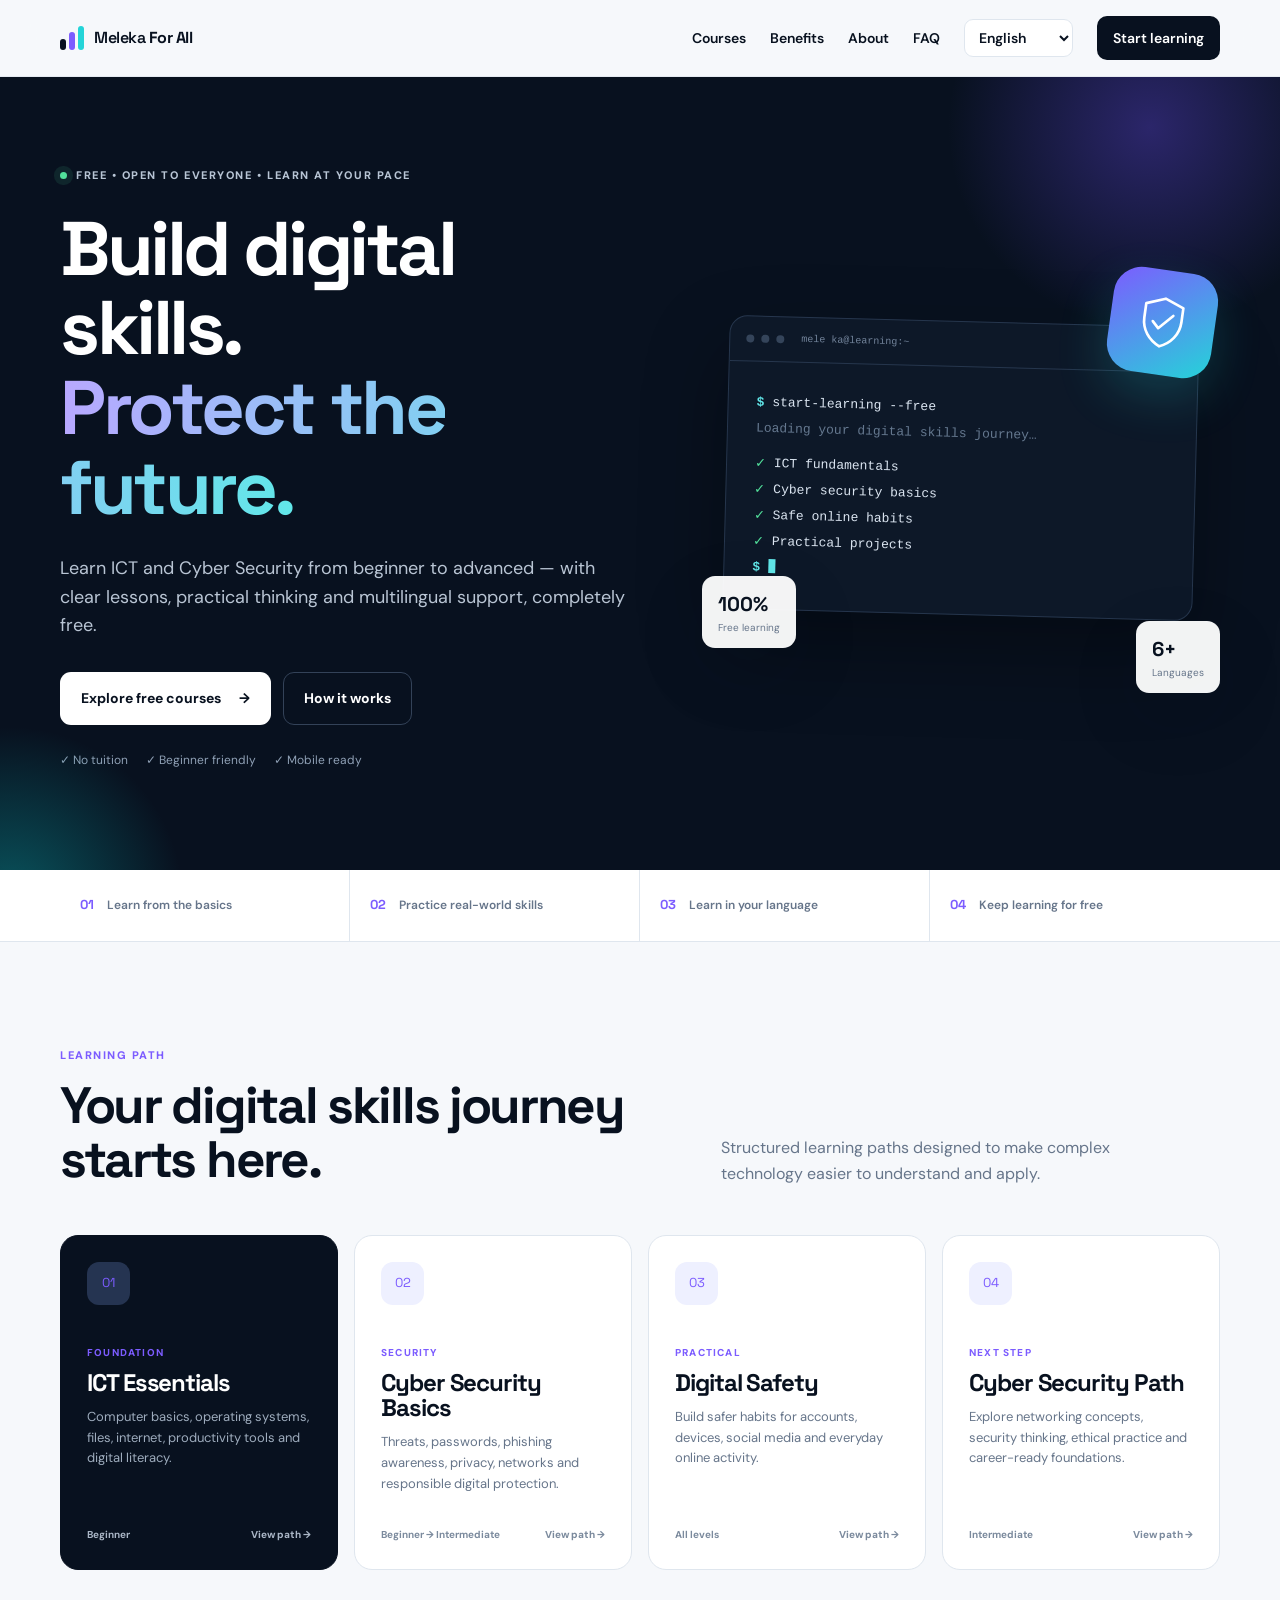
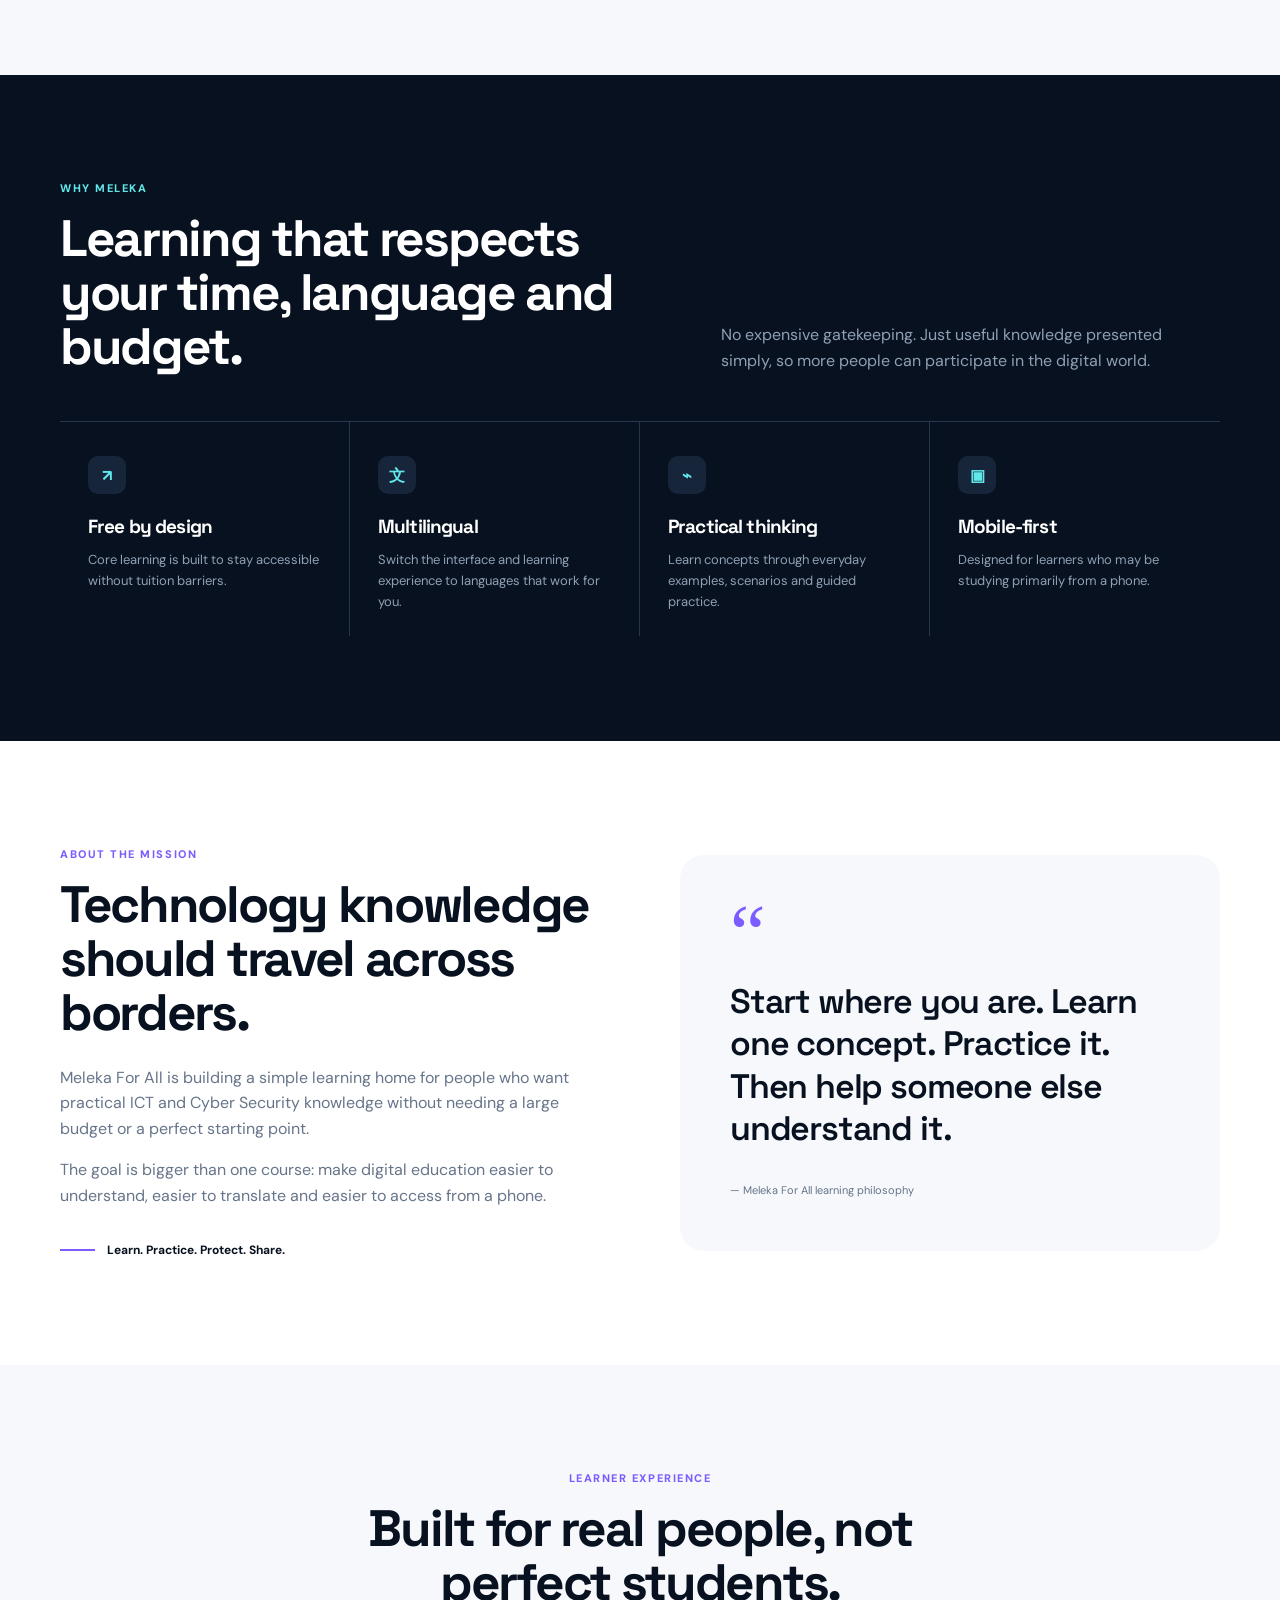
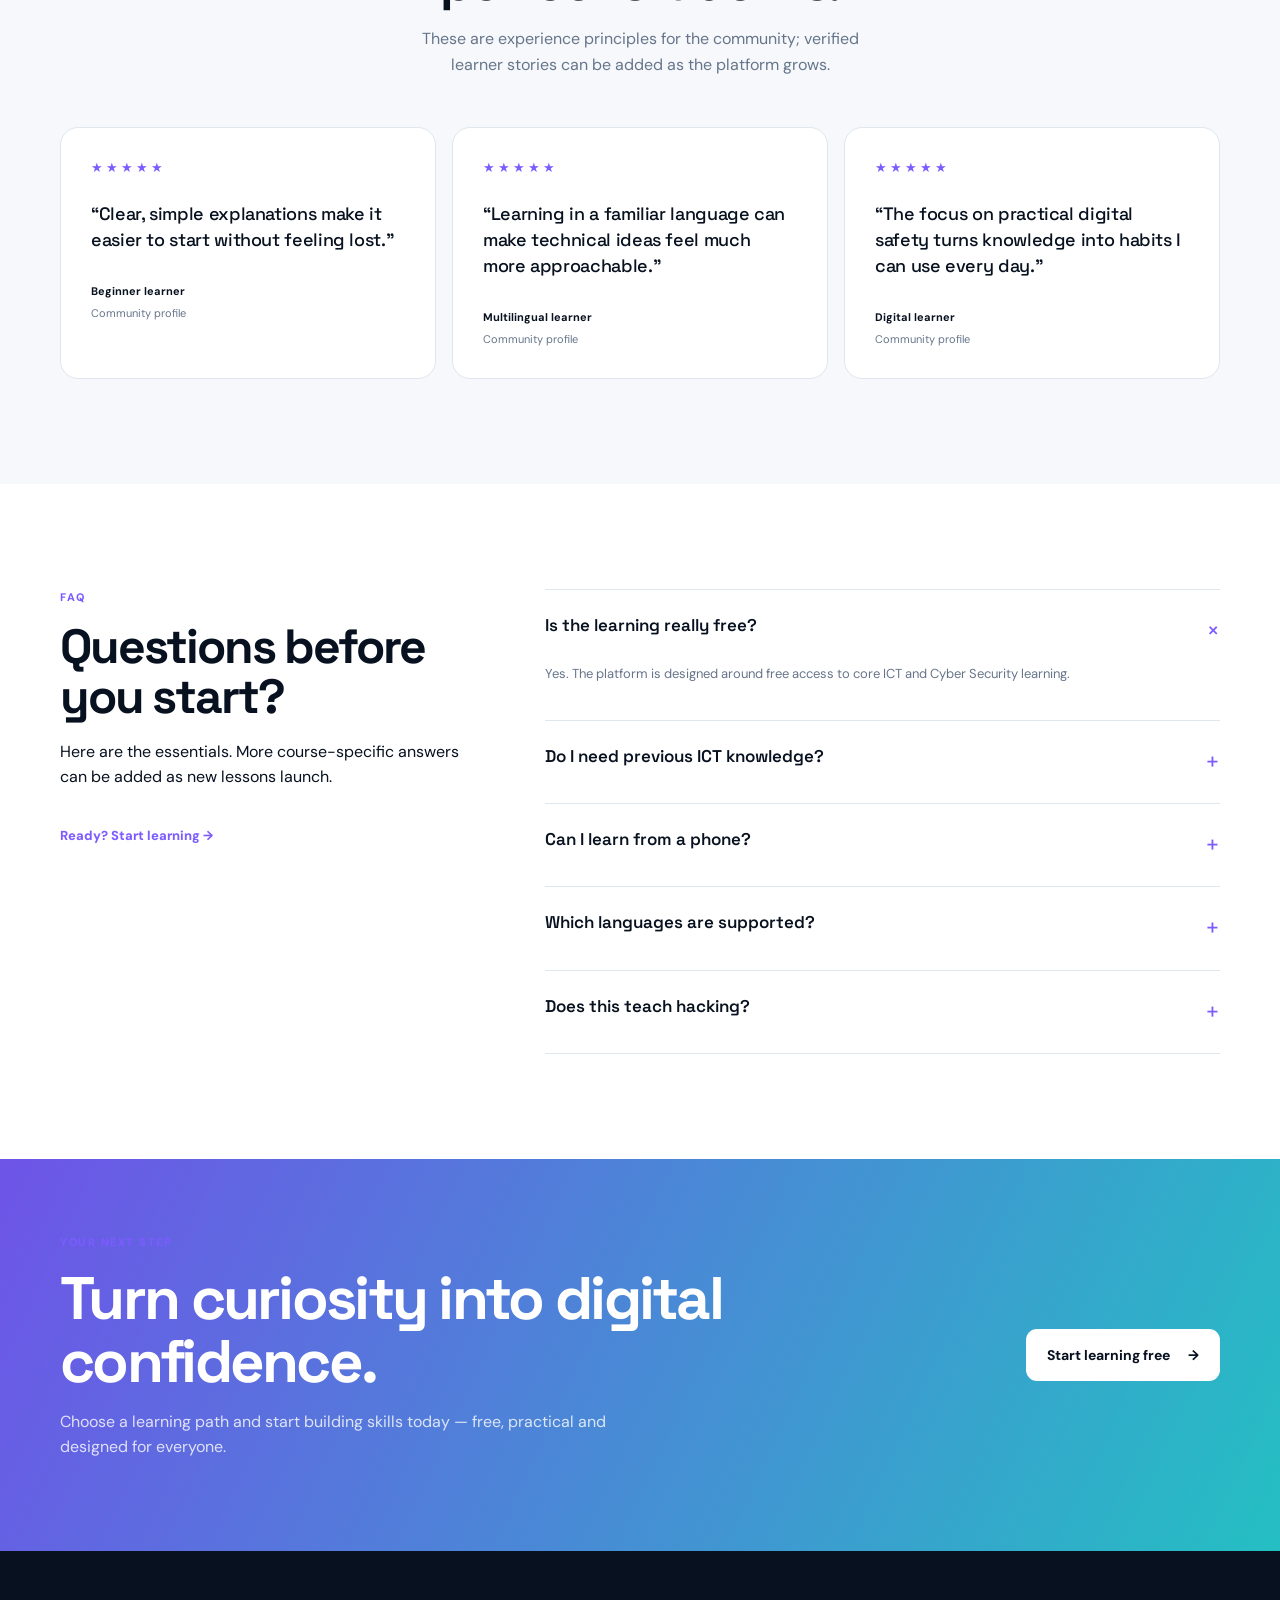
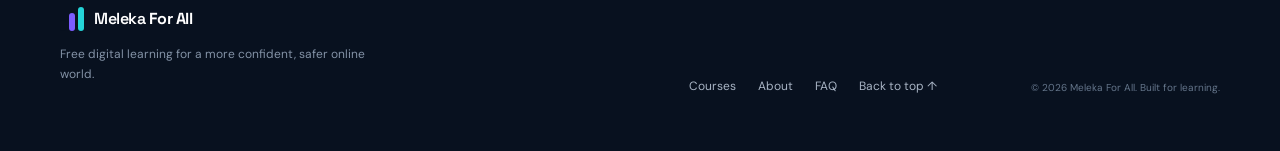
<file: index.html>
<!doctype html>
<html lang="en">
<head>
  <meta charset="utf-8">
  <meta name="viewport" content="width=device-width, initial-scale=1">
  <meta name="description" content="Meleka For All — free ICT and Cyber Security courses, multilingual learning, digital safety and creative tools.">
  <meta name="theme-color" content="#08111f">
  <meta name="mobile-web-app-capable" content="yes">
  <meta name="apple-mobile-web-app-capable" content="yes">
  <meta name="apple-mobile-web-app-status-bar-style" content="black-translucent">
  <link rel="manifest" href="./manifest.webmanifest">
  <title>Meleka For All | Free Digital Learning</title>
  <link rel="preconnect" href="https://fonts.googleapis.com">
  <link rel="preconnect" href="https://fonts.gstatic.com" crossorigin>
  <link href="https://fonts.googleapis.com/css2?family=DM+Sans:wght@400;500;600;700&family=Space+Grotesk:wght@500;600;700&display=swap" rel="stylesheet">
  <link rel="stylesheet" href="styles.css">
</head>
<body>
  <header class="site-header" id="top">
    <div class="container nav-wrap">
      <a class="brand" href="#top" aria-label="Meleka For All home">
        <span class="brand-mark" aria-hidden="true"><span></span><span></span><span></span></span>
        <span>Meleka <b>For All</b></span>
      </a>
      <button class="menu-toggle" aria-label="Open menu" aria-expanded="false">☰</button>
      <nav class="nav" aria-label="Main navigation">
        <a href="#courses" data-i18n="navCourses">Courses</a>
        <a href="#benefits" data-i18n="navBenefits">Benefits</a>
        <a href="#about" data-i18n="navAbout">About</a>
        <a href="#faq" data-i18n="navFaq">FAQ</a>
        <select id="language" aria-label="Choose language">
          <option value="en">English</option><option value="ny">Chichewa</option><option value="sw">Swahili</option>
          <option value="fr">Français</option><option value="pt">Português</option><option value="es">Español</option>
        </select>
        <a class="nav-cta" href="#courses" data-i18n="startLearning">Start learning</a>
      </nav>
    </div>
  </header>

  <main>
    <section class="hero">
      <div class="hero-glow glow-one"></div><div class="hero-glow glow-two"></div>
      <div class="container hero-grid">
        <div class="hero-copy">
          <div class="eyebrow"><span class="pulse"></span><span data-i18n="eyebrow">FREE • OPEN TO EVERYONE • LEARN AT YOUR PACE</span></div>
          <h1 data-i18n="heroTitle">Build digital skills.<br><em>Protect the future.</em></h1>
          <p class="hero-text" data-i18n="heroText">Learn ICT and Cyber Security from beginner to advanced — with clear lessons, practical thinking and multilingual support, completely free.</p>
          <div class="hero-actions">
            <a class="btn btn-primary" href="#courses" data-i18n="exploreCourses">Explore free courses <span>→</span></a>
            <a class="btn btn-ghost" href="#about" data-i18n="howItWorks">How it works</a>
          </div>
          <div class="trust-row"><span>✓ No tuition</span><span>✓ Beginner friendly</span><span>✓ Mobile ready</span></div>
        </div>
        <div class="hero-visual" aria-label="Cyber security learning illustration">
          <div class="terminal-card">
            <div class="terminal-top"><span></span><span></span><span></span><small>mele ka@learning:~</small></div>
            <div class="terminal-body"><p><b>$</b> start-learning --free</p><p class="muted">Loading your digital skills journey…</p><p><span class="green">✓</span> ICT fundamentals</p><p><span class="green">✓</span> Cyber security basics</p><p><span class="green">✓</span> Safe online habits</p><p><span class="green">✓</span> Practical projects</p><p class="cursor"><b>$</b> <span></span></p></div>
          </div>
          <div class="shield"><svg viewBox="0 0 64 64" aria-hidden="true"><path d="M32 5 53 13v16c0 14-8.9 24.8-21 30C19.9 53.8 11 43 11 29V13L32 5Z"/><path d="m21 32 7 7 15-16"/></svg></div>
          <div class="float-card card-a"><strong>100%</strong><span>Free learning</span></div>
          <div class="float-card card-b"><strong>6+</strong><span>Languages</span></div>
        </div>
      </div>
    </section>

    <section class="stats" aria-label="Platform highlights"><div class="container stats-grid"><div><strong>01</strong><span>Learn from the basics</span></div><div><strong>02</strong><span>Practice real-world skills</span></div><div><strong>03</strong><span>Learn in your language</span></div><div><strong>04</strong><span>Keep learning for free</span></div></div></section>

    <section class="section" id="courses">
      <div class="container">
        <div class="section-head"><div><span class="kicker">LEARNING PATH</span><h2 data-i18n="coursesTitle">Your digital skills journey starts here.</h2></div><p data-i18n="coursesIntro">Structured learning paths designed to make complex technology easier to understand and apply.</p></div>
        <div class="course-grid">
          <article class="course-card featured"><div class="course-icon">01</div><span class="level">FOUNDATION</span><h3>ICT Essentials</h3><p>Computer basics, operating systems, files, internet, productivity tools and digital literacy.</p><div class="course-bottom"><span>Beginner</span><button class="link-btn" onclick="showCourse('ICT Essentials')">View path →</button></div></article>
          <article class="course-card"><div class="course-icon">02</div><span class="level">SECURITY</span><h3>Cyber Security Basics</h3><p>Threats, passwords, phishing awareness, privacy, networks and responsible digital protection.</p><div class="course-bottom"><span>Beginner → Intermediate</span><button class="link-btn" onclick="showCourse('Cyber Security Basics')">View path →</button></div></article>
          <article class="course-card"><div class="course-icon">03</div><span class="level">PRACTICAL</span><h3>Digital Safety</h3><p>Build safer habits for accounts, devices, social media and everyday online activity.</p><div class="course-bottom"><span>All levels</span><button class="link-btn" onclick="showCourse('Digital Safety')">View path →</button></div></article>
          <article class="course-card"><div class="course-icon">04</div><span class="level">NEXT STEP</span><h3>Cyber Security Path</h3><p>Explore networking concepts, security thinking, ethical practice and career-ready foundations.</p><div class="course-bottom"><span>Intermediate</span><button class="link-btn" onclick="showCourse('Cyber Security Path')">View path →</button></div></article>
        </div>
      </div>
    </section>

    <section class="section dark-section" id="benefits">
      <div class="container"><div class="section-head light"><div><span class="kicker">WHY MELEKA</span><h2 data-i18n="benefitsTitle">Learning that respects your time, language and budget.</h2></div><p data-i18n="benefitsIntro">No expensive gatekeeping. Just useful knowledge presented simply, so more people can participate in the digital world.</p></div>
        <div class="benefit-grid">
          <div class="benefit"><span>↗</span><h3>Free by design</h3><p>Core learning is built to stay accessible without tuition barriers.</p></div>
          <div class="benefit"><span>文</span><h3>Multilingual</h3><p>Switch the interface and learning experience to languages that work for you.</p></div>
          <div class="benefit"><span>⌁</span><h3>Practical thinking</h3><p>Learn concepts through everyday examples, scenarios and guided practice.</p></div>
          <div class="benefit"><span>▣</span><h3>Mobile-first</h3><p>Designed for learners who may be studying primarily from a phone.</p></div>
        </div>
      </div>
    </section>

    <section class="section about" id="about"><div class="container about-grid"><div class="about-panel"><span class="kicker">ABOUT THE MISSION</span><h2>Technology knowledge should travel across borders.</h2><p>Meleka For All is building a simple learning home for people who want practical ICT and Cyber Security knowledge without needing a large budget or a perfect starting point.</p><p>The goal is bigger than one course: make digital education easier to understand, easier to translate and easier to access from a phone.</p><div class="mission-line"><span></span><b>Learn. Practice. Protect. Share.</b></div></div><div class="quote-panel"><div class="quote-mark">“</div><blockquote>Start where you are. Learn one concept. Practice it. Then help someone else understand it.</blockquote><span>— Meleka For All learning philosophy</span></div></div></section>

    <section class="section testimonials" id="testimonials"><div class="container"><div class="center-head"><span class="kicker">LEARNER EXPERIENCE</span><h2>Built for real people, not perfect students.</h2><p>These are experience principles for the community; verified learner stories can be added as the platform grows.</p></div><div class="testimonial-grid"><article><div class="stars">★★★★★</div><p>“Clear, simple explanations make it easier to start without feeling lost.”</p><strong>Beginner learner</strong><span>Community profile</span></article><article><div class="stars">★★★★★</div><p>“Learning in a familiar language can make technical ideas feel much more approachable.”</p><strong>Multilingual learner</strong><span>Community profile</span></article><article><div class="stars">★★★★★</div><p>“The focus on practical digital safety turns knowledge into habits I can use every day.”</p><strong>Digital learner</strong><span>Community profile</span></article></div></div></section>

    <section class="section faq" id="faq"><div class="container faq-grid"><div><span class="kicker">FAQ</span><h2>Questions before you start?</h2><p>Here are the essentials. More course-specific answers can be added as new lessons launch.</p><a class="text-link" href="#cta">Ready? Start learning →</a></div><div class="faq-list">
      <details open><summary>Is the learning really free?<span>+</span></summary><p>Yes. The platform is designed around free access to core ICT and Cyber Security learning.</p></details>
      <details><summary>Do I need previous ICT knowledge?<span>+</span></summary><p>No. The foundation path starts with beginner concepts and gradually introduces more technical ideas.</p></details>
      <details><summary>Can I learn from a phone?<span>+</span></summary><p>Yes. The website is mobile-first, with lightweight layouts designed for smaller screens and slower connections.</p></details>
      <details><summary>Which languages are supported?<span>+</span></summary><p>The interface currently demonstrates English, Chichewa, Swahili, French, Portuguese and Spanish. Course translation can expand over time.</p></details>
      <details><summary>Does this teach hacking?<span>+</span></summary><p>The focus is defensive and educational: understanding threats, protecting systems and practicing cybersecurity responsibly and legally.</p></details>
    </div></div></section>

    <section class="cta" id="cta"><div class="container cta-inner"><div><span class="kicker">YOUR NEXT STEP</span><h2 data-i18n="ctaTitle">Turn curiosity into digital confidence.</h2><p data-i18n="ctaText">Choose a learning path and start building skills today — free, practical and designed for everyone.</p></div><a class="btn btn-light" href="#courses" data-i18n="ctaButton">Start learning free <span>→</span></a></div></section>
  </main>

  <footer><div class="container footer-grid"><div><a class="brand footer-brand" href="#top"><span class="brand-mark"><span></span><span></span><span></span></span><span>Meleka <b>For All</b></span></a><p>Free digital learning for a more confident, safer online world.</p></div><div class="footer-links"><a href="#courses">Courses</a><a href="#about">About</a><a href="#faq">FAQ</a><a href="#top">Back to top ↑</a></div><div class="copyright">© 2026 Meleka For All. Built for learning.</div></div></footer>

  <div class="modal" id="courseModal" aria-hidden="true"><div class="modal-card" role="dialog" aria-modal="true" aria-labelledby="modalTitle"><button class="modal-close" onclick="closeCourse()" aria-label="Close">×</button><span class="kicker">LEARNING PATH</span><h2 id="modalTitle"></h2><p id="modalText"></p><a class="btn btn-primary" href="#cta" onclick="closeCourse()">Start this path →</a></div></div>
  <script src="script.js"></script>
  <script>if('serviceWorker' in navigator){window.addEventListener('load',()=>navigator.serviceWorker.register('./sw.js').catch(()=>{}));}</script>
</body>
</html>
</file>
<file: styles.css>
:root {
  --ink: #08111f;
  --ink2: #0e1b2d;
  --paper: #f6f8fb;
  --white: #fff;
  --line: #dfe6ee;
  --muted: #66758a;
  --accent: #7c5cff;
  --cyan: #24d4d8;
  --green: #52e09b;
  --shadow: 0 24px 70px rgba(8, 17, 31, .12);
}

* { box-sizing: border-box; }
html { scroll-behavior: smooth; }
body {
  margin: 0;
  font-family: 'DM Sans', sans-serif;
  color: var(--ink);
  background: var(--paper);
  line-height: 1.6;
  overflow-x: hidden;
}
body.modal-open { overflow: hidden; }
a { text-decoration: none; color: inherit; }
button, select { font: inherit; }
button { -webkit-tap-highlight-color: transparent; }
.container { width: min(1160px, calc(100% - 40px)); margin: auto; }

.site-header {
  position: sticky; top: 0; z-index: 20;
  background: rgba(246, 248, 251, .86);
  backdrop-filter: blur(18px);
  border-bottom: 1px solid rgba(223, 230, 238, .75);
}
.nav-wrap { min-height: 76px; display: flex; align-items: center; justify-content: space-between; gap: 20px; }
.brand { display: flex; align-items: center; gap: 10px; font-family: 'Space Grotesk', sans-serif; font-weight: 600; letter-spacing: -.03em; white-space: nowrap; }
.brand b { font-weight: 700; }
.brand-mark { display: grid; grid-template-columns: repeat(3, 6px); gap: 3px; align-items: end; width: 24px; height: 24px; flex: 0 0 auto; }
.brand-mark span { display: block; border-radius: 5px; background: var(--ink); }
.brand-mark span:nth-child(1) { height: 11px; }
.brand-mark span:nth-child(2) { height: 18px; background: var(--accent); }
.brand-mark span:nth-child(3) { height: 24px; background: var(--cyan); }
.nav { display: flex; align-items: center; gap: 24px; font-size: 14px; font-weight: 600; }
.nav a { transition: color .2s ease, transform .2s ease; }
.nav a:hover { color: var(--accent); }
.nav select { border: 1px solid var(--line); background: var(--white); border-radius: 9px; padding: 8px 10px; color: var(--ink); outline: none; cursor: pointer; }
.nav-cta { background: var(--ink); color: #fff !important; padding: 11px 16px; border-radius: 10px; }
.menu-toggle { display: none; border: 0; background: none; font-size: 25px; cursor: pointer; padding: 7px; color: var(--ink); }

.hero { position: relative; overflow: hidden; background: var(--ink); color: #fff; padding: 90px 0 100px; }
.hero-grid { display: grid; grid-template-columns: 1.05fr .95fr; gap: 70px; align-items: center; }
.hero-glow { position: absolute; border-radius: 50%; pointer-events: none; }
.glow-one { width: 420px; height: 420px; background: radial-gradient(circle, #563fc6 0, transparent 68%); right: -80px; top: -160px; opacity: .45; }
.glow-two { width: 360px; height: 360px; background: radial-gradient(circle, #0aa7aa 0, transparent 68%); left: -170px; bottom: -210px; opacity: .45; }
.eyebrow, .kicker { font-size: 11px; font-weight: 800; letter-spacing: .14em; }
.eyebrow { display: flex; gap: 9px; align-items: center; color: #b8c5d5; margin-bottom: 24px; }
.pulse { width: 7px; height: 7px; border-radius: 50%; background: var(--green); box-shadow: 0 0 0 6px rgba(82, 224, 155, .1); flex: 0 0 auto; }
h1, h2, h3 { font-family: 'Space Grotesk', sans-serif; line-height: 1.05; margin: 0; letter-spacing: -.045em; }
h1 { font-size: clamp(44px, 6vw, 76px); max-width: 760px; }
h1 em { font-style: normal; background: linear-gradient(90deg, #b8a8ff, #61e7e9); -webkit-background-clip: text; background-clip: text; color: transparent; }
.hero-text { font-size: 18px; color: #b9c5d4; max-width: 650px; margin: 26px 0 32px; }
.hero-actions { display: flex; gap: 12px; flex-wrap: wrap; }
.btn { display: inline-flex; align-items: center; justify-content: center; gap: 18px; padding: 14px 20px; border-radius: 11px; font-weight: 700; font-size: 14px; border: 1px solid transparent; transition: transform .2s ease, box-shadow .2s ease; cursor: pointer; }
.btn:hover { transform: translateY(-2px); }
.btn-primary { background: #fff; color: var(--ink); }
.btn-primary:hover { box-shadow: 0 12px 30px rgba(255, 255, 255, .12); }
.btn-ghost { border-color: #334258; color: #fff; }
.trust-row { display: flex; gap: 18px; flex-wrap: wrap; color: #8fa0b5; font-size: 12px; margin-top: 26px; }
.hero-visual { position: relative; min-height: 450px; display: flex; align-items: center; justify-content: center; }
.terminal-card { width: min(470px, 100%); background: #0d1828; border: 1px solid #26364d; border-radius: 18px; box-shadow: 0 35px 80px rgba(0, 0, 0, .35); overflow: hidden; transform: rotate(1.5deg); }
.terminal-top { height: 45px; border-bottom: 1px solid #26364d; display: flex; align-items: center; padding: 0 16px; gap: 7px; color: #72839a; }
.terminal-top span { width: 8px; height: 8px; border-radius: 50%; background: #34445a; }
.terminal-top small { margin-left: 10px; font-family: monospace; font-size: 10px; }
.terminal-body { padding: 28px; font: 13px/2 monospace; color: #dbe5f1; }
.terminal-body p { margin: 0; }
.terminal-body b { color: #61e7e9; }
.terminal-body .muted { color: #65788f; margin-bottom: 9px; }
.green { color: var(--green); }
.cursor span { display: inline-block; width: 7px; height: 14px; background: #61e7e9; vertical-align: -2px; animation: blink 1s steps(2) infinite; }
@keyframes blink { 50% { opacity: 0; } }
.shield { position: absolute; width: 105px; height: 105px; border-radius: 28px; display: grid; place-items: center; background: linear-gradient(145deg, #7c5cff, #24d4d8); box-shadow: 0 20px 50px rgba(36, 212, 216, .2); right: 1%; top: 6%; transform: rotate(8deg); }
.shield svg { width: 57px; fill: none; stroke: #fff; stroke-width: 3; stroke-linecap: round; stroke-linejoin: round; }
.float-card { position: absolute; background: rgba(255, 255, 255, .95); color: var(--ink); border-radius: 13px; padding: 12px 16px; box-shadow: var(--shadow); display: flex; flex-direction: column; }
.float-card strong { font-family: 'Space Grotesk', sans-serif; font-size: 20px; }
.float-card span { font-size: 10px; color: var(--muted); }
.card-a { left: 0; bottom: 10%; }
.card-b { right: 0; bottom: 0; }

.stats { background: #fff; border-bottom: 1px solid var(--line); }
.stats-grid { display: grid; grid-template-columns: repeat(4, 1fr); }
.stats-grid div { padding: 25px 20px; border-right: 1px solid var(--line); display: flex; gap: 13px; align-items: center; }
.stats-grid div:last-child { border: 0; }
.stats-grid strong { font-family: 'Space Grotesk', sans-serif; font-size: 13px; color: var(--accent); }
.stats-grid span { font-size: 12px; color: var(--muted); font-weight: 600; }

.section { padding: 105px 0; }
.section-head { display: grid; grid-template-columns: 1.1fr .9fr; gap: 50px; align-items: end; margin-bottom: 48px; }
.kicker { color: var(--accent); display: block; margin-bottom: 15px; }
.section h2 { font-size: clamp(34px, 4vw, 54px); max-width: 700px; }
.section-head p, .center-head p { color: var(--muted); max-width: 470px; margin: 0; }
.course-grid { display: grid; grid-template-columns: repeat(4, 1fr); gap: 16px; }
.course-card { background: #fff; border: 1px solid var(--line); border-radius: 18px; padding: 26px; min-height: 335px; display: flex; flex-direction: column; transition: transform .25s ease, box-shadow .25s ease; }
.course-card:hover { transform: translateY(-5px); box-shadow: var(--shadow); }
.course-card.featured { background: var(--ink); color: #fff; border-color: var(--ink); }
.course-icon { font-family: 'Space Grotesk', sans-serif; font-size: 13px; width: 43px; height: 43px; border-radius: 12px; background: #eef0ff; color: var(--accent); display: grid; place-items: center; margin-bottom: 40px; }
.featured .course-icon { background: #253451; }
.level { font-size: 10px; font-weight: 800; letter-spacing: .12em; color: var(--accent); }
.course-card h3 { font-size: 24px; margin: 9px 0 12px; }
.course-card p { font-size: 13px; color: var(--muted); margin: 0; }
.featured p { color: #9eacbd; }
.course-bottom { margin-top: auto; padding-top: 24px; display: flex; justify-content: space-between; gap: 8px; align-items: center; font-size: 10px; font-weight: 700; color: #7b8a9d; }
.featured .course-bottom { color: #aab6c6; }
.link-btn { border: 0; background: none; padding: 0; color: inherit; font-weight: 800; cursor: pointer; }

.dark-section { background: var(--ink); color: #fff; }
.light .kicker { color: #61e7e9; }
.light p { color: #8fa0b5; }
.benefit-grid { display: grid; grid-template-columns: repeat(4, 1fr); border-top: 1px solid #26364d; }
.benefit { padding: 34px 28px 10px; border-right: 1px solid #26364d; }
.benefit:last-child { border: 0; }
.benefit > span { display: grid; place-items: center; width: 38px; height: 38px; border-radius: 10px; background: #17253a; color: #61e7e9; font-weight: 800; }
.benefit h3 { font-size: 19px; margin: 23px 0 9px; }
.benefit p { font-size: 13px; color: #8fa0b5; }

.about { background: #fff; }
.about-grid { display: grid; grid-template-columns: 1fr 1fr; gap: 80px; align-items: center; }
.about-panel h2 { font-size: clamp(34px, 4vw, 54px); margin-bottom: 25px; }
.about-panel p { color: var(--muted); max-width: 590px; }
.mission-line { margin-top: 32px; display: flex; align-items: center; gap: 12px; font-size: 12px; }
.mission-line span { width: 35px; height: 2px; background: var(--accent); }
.quote-panel { background: var(--paper); border-radius: 24px; padding: 50px; }
.quote-mark { font: 80px/0.7 Georgia, serif; color: var(--accent); }
blockquote { font: 600 clamp(23px, 3vw, 34px)/1.25 'Space Grotesk', sans-serif; letter-spacing: -.035em; margin: 20px 0 25px; }
.quote-panel > span { font-size: 11px; color: var(--muted); }

.center-head { text-align: center; max-width: 680px; margin: 0 auto 50px; }
.center-head .kicker { margin-bottom: 15px; }
.center-head p { margin: 16px auto 0; }
.testimonial-grid { display: grid; grid-template-columns: repeat(3, 1fr); gap: 16px; }
.testimonial-grid article { background: #fff; border: 1px solid var(--line); border-radius: 18px; padding: 30px; }
.stars { letter-spacing: 3px; color: #7c5cff; font-size: 13px; }
.testimonial-grid p { font: 500 18px/1.45 'Space Grotesk', sans-serif; letter-spacing: -.02em; margin: 22px 0 30px; }
.testimonial-grid strong, .testimonial-grid span { display: block; font-size: 11px; }
.testimonial-grid span { color: var(--muted); margin-top: 4px; }

.faq { background: #fff; }
.faq-grid { display: grid; grid-template-columns: .75fr 1.25fr; gap: 80px; }
.faq h2 { font-size: 48px; }
.faq > div > p { color: var(--muted); max-width: 380px; }
.text-link { display: inline-block; color: var(--accent); font-weight: 800; font-size: 13px; margin-top: 20px; }
.faq-list details { border-top: 1px solid var(--line); padding: 22px 0; }
.faq-list details:last-child { border-bottom: 1px solid var(--line); }
summary { list-style: none; cursor: pointer; display: flex; justify-content: space-between; gap: 20px; font-family: 'Space Grotesk', sans-serif; font-weight: 600; font-size: 17px; }
summary::-webkit-details-marker { display: none; }
summary span { color: var(--accent); font-size: 24px; font-weight: 400; transition: transform .2s ease; }
.faq-list details[open] summary span { transform: rotate(45deg); }
.faq-list p { color: var(--muted); font-size: 13px; max-width: 680px; }

.cta { padding: 75px 0; background: linear-gradient(115deg, #6e54e8, #24bfc3); color: #fff; }
.cta-inner { display: flex; align-items: center; justify-content: space-between; gap: 40px; }
.cta h2 { font-size: clamp(36px, 5vw, 60px); max-width: 700px; }
.cta p { color: rgba(255, 255, 255, .8); max-width: 600px; }
.btn-light { background: #fff; color: var(--ink); white-space: nowrap; }

footer { background: var(--ink); color: #fff; padding: 55px 0; }
.footer-grid { display: grid; grid-template-columns: 1.5fr 1fr auto; gap: 40px; align-items: end; }
.footer-brand { margin-bottom: 14px; }
.footer-grid p { font-size: 12px; color: #8392a6; max-width: 310px; }
.footer-links { display: flex; gap: 22px; font-size: 12px; color: #a8b4c4; justify-content: center; }
.copyright { font-size: 10px; color: #64758a; white-space: nowrap; }

.modal { position: fixed; inset: 0; background: rgba(3, 8, 16, .7); backdrop-filter: blur(7px); display: none; place-items: center; z-index: 50; padding: 20px; }
.modal.show { display: grid; }
.modal-card { position: relative; background: #fff; border-radius: 22px; padding: 40px; max-width: 520px; width: 100%; max-height: min(90vh, 600px); overflow: auto; box-shadow: 0 40px 100px rgba(0, 0, 0, .35); }
.modal-card h2 { font-size: 38px; margin-bottom: 15px; }
.modal-card p { color: var(--muted); }
.modal-close { position: absolute; right: 17px; top: 13px; border: 0; background: none; font-size: 30px; cursor: pointer; color: var(--muted); line-height: 1; padding: 4px 8px; }

:focus-visible { outline: 3px solid rgba(124, 92, 255, .45); outline-offset: 3px; }

@media (max-width: 950px) {
  .nav { gap: 13px; }
  .hero-grid { gap: 35px; }
  .course-grid { grid-template-columns: repeat(2, 1fr); }
  .benefit-grid { grid-template-columns: repeat(2, 1fr); }
  .benefit:nth-child(2) { border-right: 0; }
  .benefit:nth-child(-n+2) { border-bottom: 1px solid #26364d; }
  .about-grid, .faq-grid { gap: 45px; }
  .footer-grid { grid-template-columns: 1fr 1fr; }
  .copyright { grid-column: 1 / -1; }
}

@media (max-width: 720px) {
  .container { width: min(100% - 28px, 600px); }
  .site-header { position: sticky; }
  .nav { display: none; position: absolute; left: 14px; right: 14px; top: 68px; background: #fff; padding: 16px; border: 1px solid var(--line); border-radius: 14px; box-shadow: var(--shadow); flex-direction: column; align-items: stretch; }
  .nav.open { display: flex; }
  .nav a, .nav select { padding: 10px; }
  .nav-cta { text-align: center; }
  .menu-toggle { display: block; }
  .hero { padding: 65px 0 75px; }
  .hero-grid { grid-template-columns: 1fr; }
  .hero-visual { min-height: 350px; }
  .terminal-card { transform: none; }
  .shield { width: 76px; height: 76px; }
  .shield svg { width: 42px; }
  .float-card { padding: 10px; }
  .card-a { left: 0; }
  .card-b { right: 0; }
  .stats-grid { grid-template-columns: 1fr 1fr; }
  .stats-grid div { border-bottom: 1px solid var(--line); }
  .section { padding: 75px 0; }
  .section-head { grid-template-columns: 1fr; gap: 20px; margin-bottom: 35px; }
  .course-grid, .testimonial-grid { grid-template-columns: 1fr; }
  .course-card { min-height: 290px; }
  .benefit-grid { grid-template-columns: 1fr; }
  .benefit { border-right: 0 !important; border-bottom: 1px solid #26364d !important; padding: 28px 0; }
  .benefit:last-child { border-bottom: 0 !important; }
  .about-grid, .faq-grid { grid-template-columns: 1fr; }
  .quote-panel { padding: 32px; }
  .faq h2 { font-size: 40px; }
  .cta-inner { flex-direction: column; align-items: flex-start; }
  .footer-grid { grid-template-columns: 1fr; }
  .footer-links { justify-content: flex-start; flex-wrap: wrap; }
  .copyright { grid-column: auto; }
  .hero-text { font-size: 16px; }
  .modal-card { padding: 32px 24px; }
}

@media (prefers-reduced-motion: reduce) {
  html { scroll-behavior: auto; }
  *, *::before, *::after { animation-duration: .01ms !important; animation-iteration-count: 1 !important; transition-duration: .01ms !important; }
}
</file>
